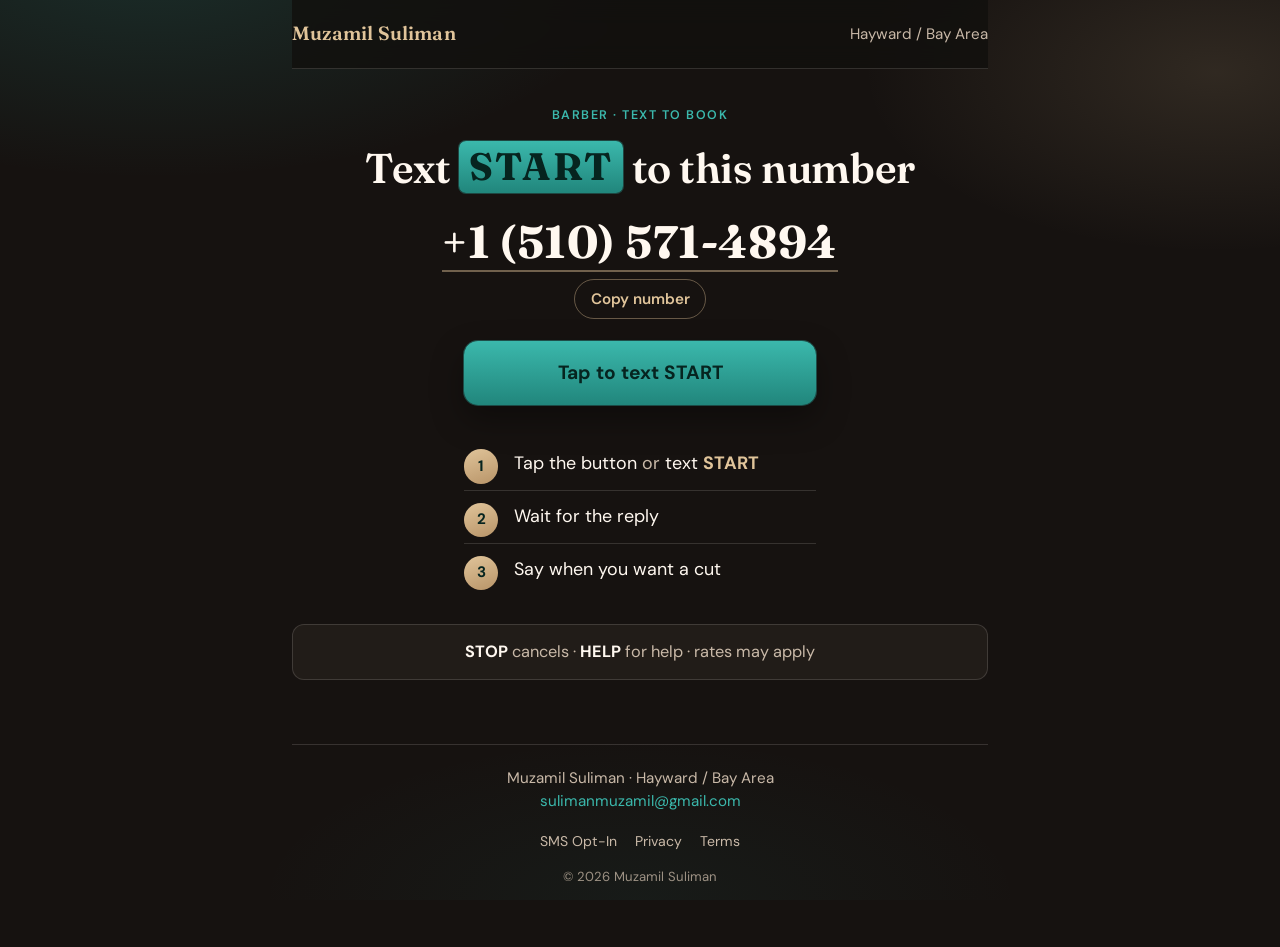
<file: index.html>
<!DOCTYPE html>
<html lang="en">
<head>
  <meta charset="utf-8" />
  <meta name="viewport" content="width=device-width, initial-scale=1" />
  <title>Muzamil Suliman — Book by Text</title>
  <meta name="description" content="Book a haircut by text with Muzamil Suliman in Hayward / Bay Area. Text START to +1 (510) 571-4894." />
  <link rel="preconnect" href="https://fonts.googleapis.com" />
  <link rel="preconnect" href="https://fonts.gstatic.com" crossorigin />
  <link href="https://fonts.googleapis.com/css2?family=DM+Sans:wght@400;500;600;700&family=Fraunces:opsz,wght@9..144,500;9..144,600;9..144,700&display=swap" rel="stylesheet" />
  <link rel="stylesheet" href="./site.css" />
</head>
<body>
  <div class="wrap simple">
    <header class="topnav topnav-simple">
      <a class="brand-mark" href="./index.html">Muzamil Suliman</a>
      <p class="topnav-place">Hayward / Bay Area</p>
    </header>

    <main>
      <section class="book-hero" id="book" aria-labelledby="book-title">
        <p class="eyebrow">Barber · Text to book</p>
        <h1 id="book-title">Text <span class="pill">START</span> to this number</h1>

        <p class="phone-huge">
          <a href="sms:+15105714894?body=START" id="phone-link">+1 (510) 571-4894</a>
        </p>
        <button type="button" class="copy-btn" id="copy-phone" data-number="+15105714894">
          Copy number
        </button>

        <a class="sms-btn" href="sms:+15105714894?body=START">Tap to text START</a>

        <ol class="simple-steps">
          <li>Tap the button <em>or</em> text <strong>START</strong></li>
          <li>Wait for the reply</li>
          <li>Say when you want a cut</li>
        </ol>

        <p class="faq-line">
          <strong>STOP</strong> cancels · <strong>HELP</strong> for help · rates may apply
        </p>
      </section>
    </main>

    <footer class="footer footer-simple">
      <p class="footer-biz">
        Muzamil Suliman · Hayward / Bay Area<br />
        <a href="mailto:sulimanmuzamil@gmail.com">sulimanmuzamil@gmail.com</a>
      </p>
      <nav aria-label="Legal">
        <a href="./opt-in.html">SMS Opt-In</a>
        <a href="./privacy.html">Privacy</a>
        <a href="./terms.html">Terms</a>
      </nav>
      <p class="footer-copy">© 2026 Muzamil Suliman</p>
    </footer>
  </div>

  <script>
    (function () {
      var btn = document.getElementById("copy-phone");
      if (!btn) return;
      var number = btn.getAttribute("data-number") || "+15105714894";
      var idle = "Copy number";
      btn.addEventListener("click", function () {
        function done(ok) {
          btn.textContent = ok ? "Copied" : "Copy failed";
          setTimeout(function () { btn.textContent = idle; }, 1600);
        }
        if (navigator.clipboard && navigator.clipboard.writeText) {
          navigator.clipboard.writeText(number).then(function () { done(true); }).catch(function () { done(false); });
        } else {
          done(false);
        }
      });
    })();
  </script>
</body>
</html>
</file>
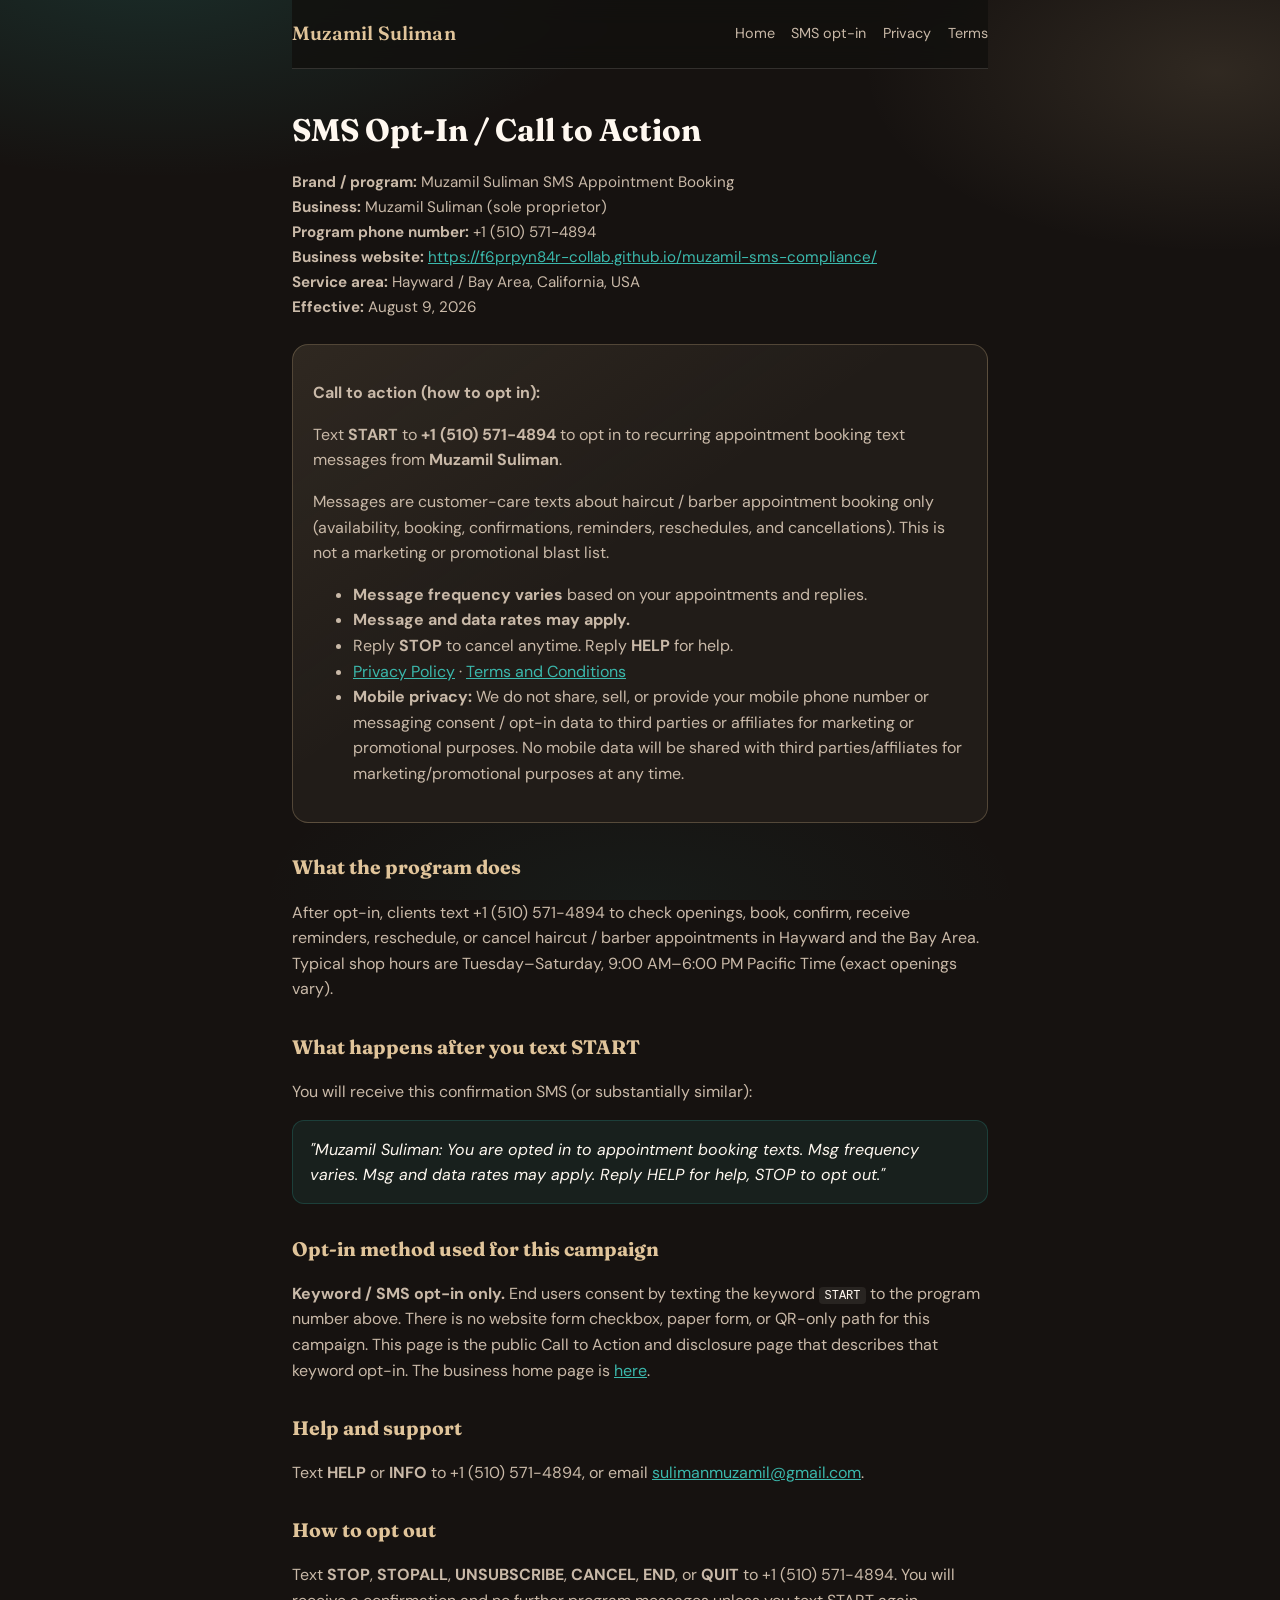
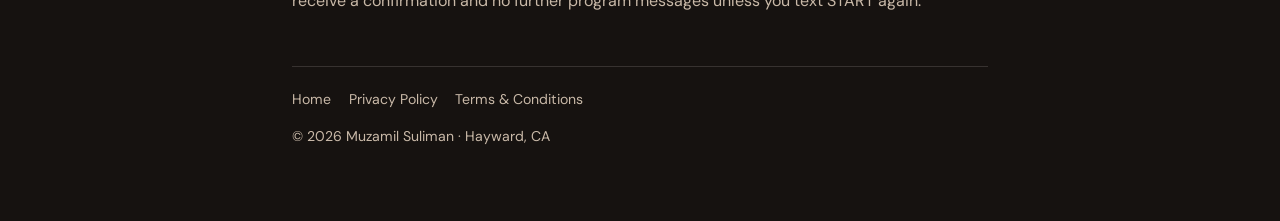
<file: opt-in.html>
<!DOCTYPE html>
<html lang="en">
<head>
  <meta charset="utf-8" />
  <meta name="viewport" content="width=device-width, initial-scale=1" />
  <title>SMS Opt-In — Muzamil Suliman Appointment Booking</title>
  <meta name="description" content="Public call-to-action and disclosures for Muzamil Suliman SMS appointment booking. Text START to +1 (510) 571-4894." />
  <link rel="preconnect" href="https://fonts.googleapis.com" />
  <link rel="preconnect" href="https://fonts.gstatic.com" crossorigin />
  <link href="https://fonts.googleapis.com/css2?family=DM+Sans:wght@400;500;600;700&family=Fraunces:opsz,wght@9..144,500;9..144,600&display=swap" rel="stylesheet" />
  <link rel="stylesheet" href="./site.css" />
</head>
<body>
  <div class="wrap legal">
    <header class="topnav">
      <a class="brand-mark" href="./index.html">Muzamil Suliman</a>
      <nav class="nav-links" aria-label="Primary">
        <a href="./index.html">Home</a>
        <a href="./opt-in.html">SMS opt-in</a>
        <a href="./privacy.html">Privacy</a>
        <a href="./terms.html">Terms</a>
      </nav>
    </header>

    <h1>SMS Opt-In / Call to Action</h1>
    <p class="meta">
      <strong>Brand / program:</strong> Muzamil Suliman SMS Appointment Booking<br />
      <strong>Business:</strong> Muzamil Suliman (sole proprietor)<br />
      <strong>Program phone number:</strong> +1 (510) 571-4894<br />
      <strong>Business website:</strong>
      <a href="https://f6prpyn84r-collab.github.io/muzamil-sms-compliance/">https://f6prpyn84r-collab.github.io/muzamil-sms-compliance/</a><br />
      <strong>Service area:</strong> Hayward / Bay Area, California, USA<br />
      <strong>Effective:</strong> August 9, 2026
    </p>

    <div class="cta" id="call-to-action">
      <p><strong>Call to action (how to opt in):</strong></p>
      <p>
        Text <strong>START</strong> to <strong>+1 (510) 571-4894</strong> to opt in to recurring
        appointment booking text messages from <strong>Muzamil Suliman</strong>.
      </p>
      <p>
        Messages are customer-care texts about haircut / barber appointment booking only
        (availability, booking, confirmations, reminders, reschedules, and cancellations).
        This is not a marketing or promotional blast list.
      </p>
      <ul>
        <li><strong>Message frequency varies</strong> based on your appointments and replies.</li>
        <li><strong>Message and data rates may apply.</strong></li>
        <li>Reply <strong>STOP</strong> to cancel anytime. Reply <strong>HELP</strong> for help.</li>
        <li>
          <a href="https://f6prpyn84r-collab.github.io/muzamil-sms-compliance/privacy.html">Privacy Policy</a> ·
          <a href="https://f6prpyn84r-collab.github.io/muzamil-sms-compliance/terms.html">Terms and Conditions</a>
        </li>
        <li>
          <strong>Mobile privacy:</strong> We do not share, sell, or provide your mobile phone number
          or messaging consent / opt-in data to third parties or affiliates for marketing or
          promotional purposes. No mobile data will be shared with third parties/affiliates for
          marketing/promotional purposes at any time.
        </li>
      </ul>
    </div>

    <h2>What the program does</h2>
    <p>
      After opt-in, clients text +1 (510) 571-4894 to check openings, book, confirm, receive
      reminders, reschedule, or cancel haircut / barber appointments in Hayward and the Bay Area.
      Typical shop hours are Tuesday–Saturday, 9:00 AM–6:00 PM Pacific Time (exact openings vary).
    </p>

    <h2>What happens after you text START</h2>
    <p>You will receive this confirmation SMS (or substantially similar):</p>
    <div class="box">
      <em>
        "Muzamil Suliman: You are opted in to appointment booking texts. Msg frequency varies.
        Msg and data rates may apply. Reply HELP for help, STOP to opt out."
      </em>
    </div>

    <h2>Opt-in method used for this campaign</h2>
    <p>
      <strong>Keyword / SMS opt-in only.</strong> End users consent by texting the keyword
      <code>START</code> to the program number above. There is no website form checkbox,
      paper form, or QR-only path for this campaign. This page is the public Call to Action
      and disclosure page that describes that keyword opt-in. The business home page is
      <a href="https://f6prpyn84r-collab.github.io/muzamil-sms-compliance/">here</a>.
    </p>

    <h2>Help and support</h2>
    <p>
      Text <strong>HELP</strong> or <strong>INFO</strong> to +1 (510) 571-4894, or email
      <a href="mailto:sulimanmuzamil@gmail.com">sulimanmuzamil@gmail.com</a>.
    </p>

    <h2>How to opt out</h2>
    <p>
      Text <strong>STOP</strong>, <strong>STOPALL</strong>, <strong>UNSUBSCRIBE</strong>,
      <strong>CANCEL</strong>, <strong>END</strong>, or <strong>QUIT</strong> to +1 (510) 571-4894.
      You will receive a confirmation and no further program messages unless you text START again.
    </p>

    <footer class="footer">
      <nav aria-label="Legal">
        <a href="./index.html">Home</a>
        <a href="./privacy.html">Privacy Policy</a>
        <a href="./terms.html">Terms &amp; Conditions</a>
      </nav>
      <p>© 2026 Muzamil Suliman · Hayward, CA</p>
    </footer>
  </div>
</body>
</html>
</file>
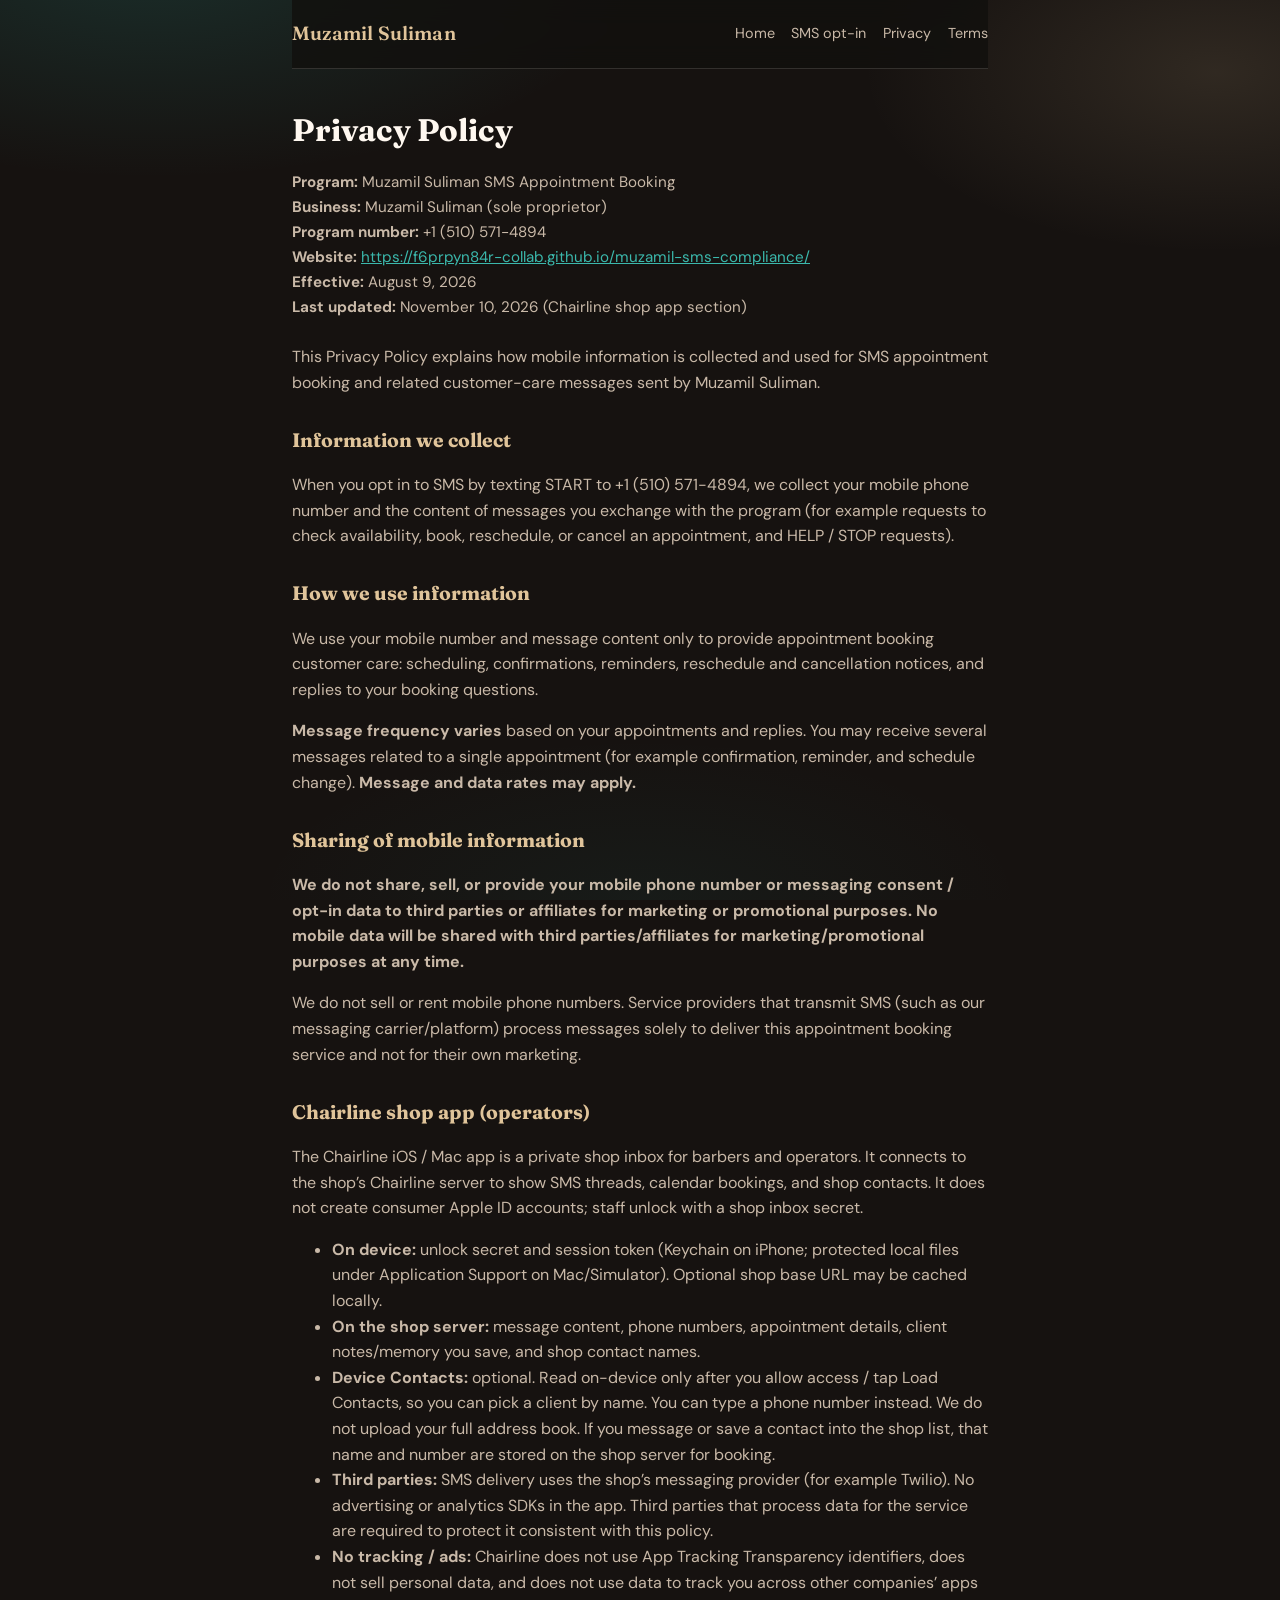
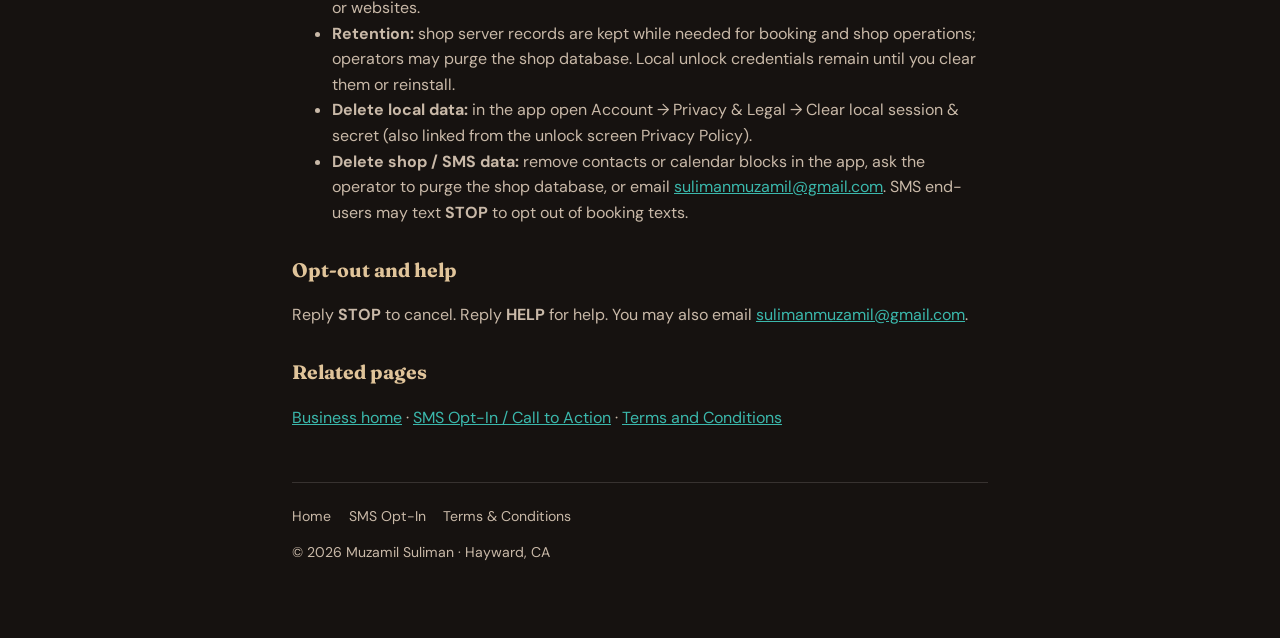
<file: privacy.html>
<!DOCTYPE html>
<html lang="en">
<head>
  <meta charset="utf-8" />
  <meta name="viewport" content="width=device-width, initial-scale=1" />
  <title>Privacy Policy — Muzamil Suliman SMS Appointment Booking</title>
  <link rel="preconnect" href="https://fonts.googleapis.com" />
  <link rel="preconnect" href="https://fonts.gstatic.com" crossorigin />
  <link href="https://fonts.googleapis.com/css2?family=DM+Sans:wght@400;500;600;700&family=Fraunces:opsz,wght@9..144,500;9..144,600&display=swap" rel="stylesheet" />
  <link rel="stylesheet" href="./site.css" />
</head>
<body>
  <div class="wrap legal">
    <header class="topnav">
      <a class="brand-mark" href="./index.html">Muzamil Suliman</a>
      <nav class="nav-links" aria-label="Primary">
        <a href="./index.html">Home</a>
        <a href="./opt-in.html">SMS opt-in</a>
        <a href="./privacy.html">Privacy</a>
        <a href="./terms.html">Terms</a>
      </nav>
    </header>

    <h1>Privacy Policy</h1>
    <p class="meta">
      <strong>Program:</strong> Muzamil Suliman SMS Appointment Booking<br />
      <strong>Business:</strong> Muzamil Suliman (sole proprietor)<br />
      <strong>Program number:</strong> +1 (510) 571-4894<br />
      <strong>Website:</strong>
      <a href="https://f6prpyn84r-collab.github.io/muzamil-sms-compliance/">https://f6prpyn84r-collab.github.io/muzamil-sms-compliance/</a><br />
      <strong>Effective:</strong> August 9, 2026<br />
      <strong>Last updated:</strong> November 10, 2026 (Chairline shop app section)
    </p>
    <p>
      This Privacy Policy explains how mobile information is collected and used for SMS appointment
      booking and related customer-care messages sent by Muzamil Suliman.
    </p>

    <h2>Information we collect</h2>
    <p>
      When you opt in to SMS by texting START to +1 (510) 571-4894, we collect your mobile phone
      number and the content of messages you exchange with the program (for example requests to
      check availability, book, reschedule, or cancel an appointment, and HELP / STOP requests).
    </p>

    <h2>How we use information</h2>
    <p>
      We use your mobile number and message content only to provide appointment booking customer care:
      scheduling, confirmations, reminders, reschedule and cancellation notices, and replies to your
      booking questions.
    </p>
    <p>
      <strong>Message frequency varies</strong> based on your appointments and replies. You may
      receive several messages related to a single appointment (for example confirmation, reminder,
      and schedule change). <strong>Message and data rates may apply.</strong>
    </p>

    <h2>Sharing of mobile information</h2>
    <p>
      <strong>
        We do not share, sell, or provide your mobile phone number or messaging consent / opt-in data
        to third parties or affiliates for marketing or promotional purposes. No mobile data will be
        shared with third parties/affiliates for marketing/promotional purposes at any time.
      </strong>
    </p>
    <p>
      We do not sell or rent mobile phone numbers. Service providers that transmit SMS (such as our
      messaging carrier/platform) process messages solely to deliver this appointment booking service
      and not for their own marketing.
    </p>

    <h2>Chairline shop app (operators)</h2>
    <p>
      The Chairline iOS / Mac app is a private shop inbox for barbers and operators. It connects to the
      shop’s Chairline server to show SMS threads, calendar bookings, and shop contacts.
      It does not create consumer Apple ID accounts; staff unlock with a shop inbox secret.
    </p>
    <ul>
      <li><strong>On device:</strong> unlock secret and session token (Keychain on iPhone; protected local files under Application Support on Mac/Simulator). Optional shop base URL may be cached locally.</li>
      <li><strong>On the shop server:</strong> message content, phone numbers, appointment details, client notes/memory you save, and shop contact names.</li>
      <li><strong>Device Contacts:</strong> optional. Read on-device only after you allow access / tap Load Contacts, so you can pick a client by name. You can type a phone number instead. We do not upload your full address book. If you message or save a contact into the shop list, that name and number are stored on the shop server for booking.</li>
      <li><strong>Third parties:</strong> SMS delivery uses the shop’s messaging provider (for example Twilio). No advertising or analytics SDKs in the app. Third parties that process data for the service are required to protect it consistent with this policy.</li>
      <li><strong>No tracking / ads:</strong> Chairline does not use App Tracking Transparency identifiers, does not sell personal data, and does not use data to track you across other companies’ apps or websites.</li>
      <li><strong>Retention:</strong> shop server records are kept while needed for booking and shop operations; operators may purge the shop database. Local unlock credentials remain until you clear them or reinstall.</li>
      <li><strong>Delete local data:</strong> in the app open Account → Privacy &amp; Legal → Clear local session &amp; secret (also linked from the unlock screen Privacy Policy).</li>
      <li><strong>Delete shop / SMS data:</strong> remove contacts or calendar blocks in the app, ask the operator to purge the shop database, or email <a href="mailto:sulimanmuzamil@gmail.com">sulimanmuzamil@gmail.com</a>. SMS end-users may text <strong>STOP</strong> to opt out of booking texts.</li>
    </ul>

    <h2>Opt-out and help</h2>
    <p>
      Reply <strong>STOP</strong> to cancel. Reply <strong>HELP</strong> for help.
      You may also email <a href="mailto:sulimanmuzamil@gmail.com">sulimanmuzamil@gmail.com</a>.
    </p>

    <h2>Related pages</h2>
    <p>
      <a href="https://f6prpyn84r-collab.github.io/muzamil-sms-compliance/">Business home</a> ·
      <a href="https://f6prpyn84r-collab.github.io/muzamil-sms-compliance/opt-in.html">SMS Opt-In / Call to Action</a> ·
      <a href="https://f6prpyn84r-collab.github.io/muzamil-sms-compliance/terms.html">Terms and Conditions</a>
    </p>

    <footer class="footer">
      <nav aria-label="Legal">
        <a href="./index.html">Home</a>
        <a href="./opt-in.html">SMS Opt-In</a>
        <a href="./terms.html">Terms &amp; Conditions</a>
      </nav>
      <p>© 2026 Muzamil Suliman · Hayward, CA</p>
    </footer>
  </div>
</body>
</html>
</file>
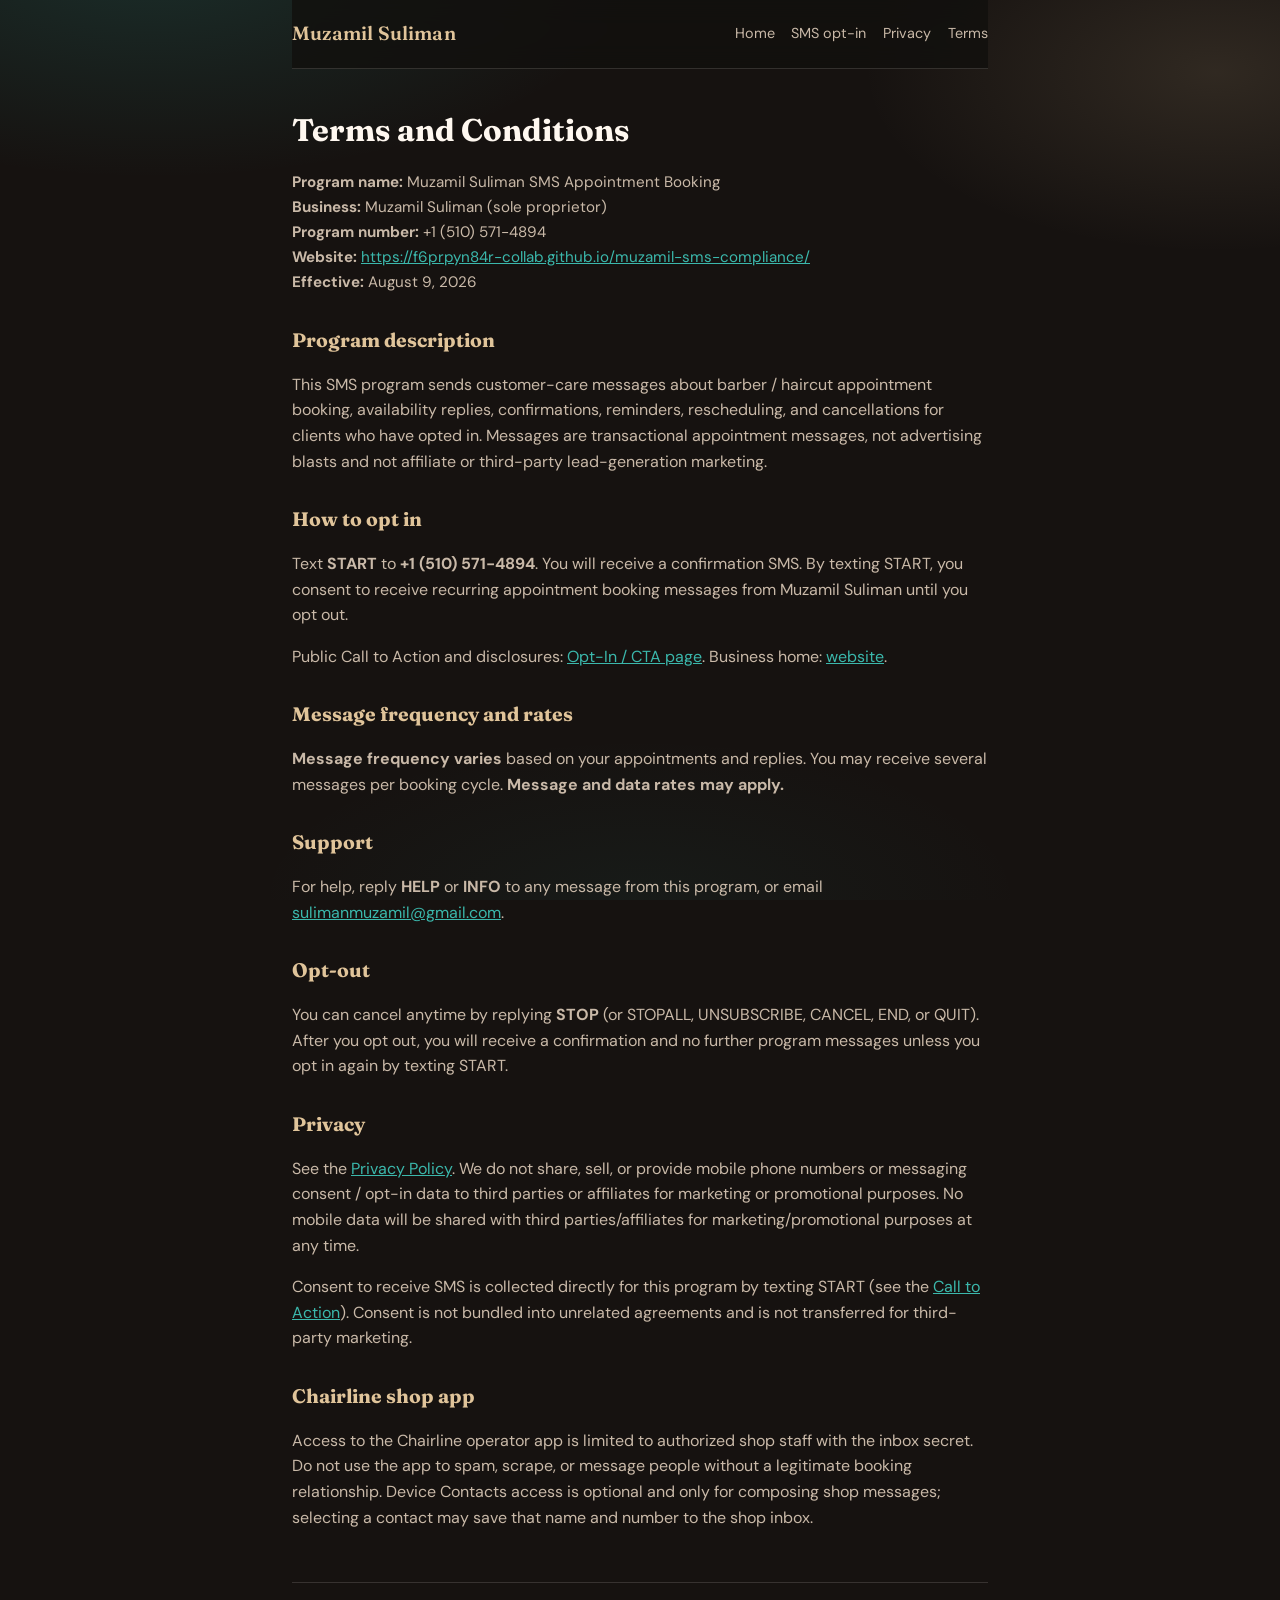
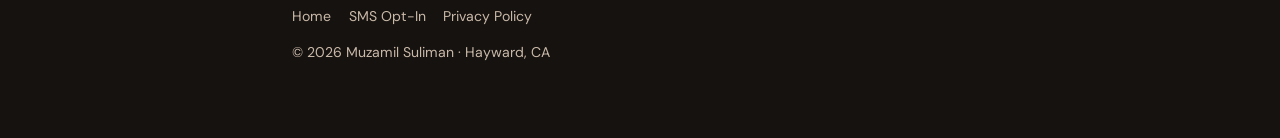
<file: terms.html>
<!DOCTYPE html>
<html lang="en">
<head>
  <meta charset="utf-8" />
  <meta name="viewport" content="width=device-width, initial-scale=1" />
  <title>Terms and Conditions — Muzamil Suliman SMS Appointment Booking</title>
  <link rel="preconnect" href="https://fonts.googleapis.com" />
  <link rel="preconnect" href="https://fonts.gstatic.com" crossorigin />
  <link href="https://fonts.googleapis.com/css2?family=DM+Sans:wght@400;500;600;700&family=Fraunces:opsz,wght@9..144,500;9..144,600&display=swap" rel="stylesheet" />
  <link rel="stylesheet" href="./site.css" />
</head>
<body>
  <div class="wrap legal">
    <header class="topnav">
      <a class="brand-mark" href="./index.html">Muzamil Suliman</a>
      <nav class="nav-links" aria-label="Primary">
        <a href="./index.html">Home</a>
        <a href="./opt-in.html">SMS opt-in</a>
        <a href="./privacy.html">Privacy</a>
        <a href="./terms.html">Terms</a>
      </nav>
    </header>

    <h1>Terms and Conditions</h1>
    <p class="meta">
      <strong>Program name:</strong> Muzamil Suliman SMS Appointment Booking<br />
      <strong>Business:</strong> Muzamil Suliman (sole proprietor)<br />
      <strong>Program number:</strong> +1 (510) 571-4894<br />
      <strong>Website:</strong>
      <a href="https://f6prpyn84r-collab.github.io/muzamil-sms-compliance/">https://f6prpyn84r-collab.github.io/muzamil-sms-compliance/</a><br />
      <strong>Effective:</strong> August 9, 2026
    </p>

    <h2>Program description</h2>
    <p>
      This SMS program sends customer-care messages about barber / haircut appointment booking,
      availability replies, confirmations, reminders, rescheduling, and cancellations for clients
      who have opted in. Messages are transactional appointment messages, not advertising blasts
      and not affiliate or third-party lead-generation marketing.
    </p>

    <h2>How to opt in</h2>
    <p>
      Text <strong>START</strong> to <strong>+1 (510) 571-4894</strong>. You will receive a
      confirmation SMS. By texting START, you consent to receive recurring appointment booking
      messages from Muzamil Suliman until you opt out.
    </p>
    <p>
      Public Call to Action and disclosures:
      <a href="https://f6prpyn84r-collab.github.io/muzamil-sms-compliance/opt-in.html">Opt-In / CTA page</a>.
      Business home:
      <a href="https://f6prpyn84r-collab.github.io/muzamil-sms-compliance/">website</a>.
    </p>

    <h2>Message frequency and rates</h2>
    <p>
      <strong>Message frequency varies</strong> based on your appointments and replies. You may
      receive several messages per booking cycle. <strong>Message and data rates may apply.</strong>
    </p>

    <h2>Support</h2>
    <p>
      For help, reply <strong>HELP</strong> or <strong>INFO</strong> to any message from this program,
      or email <a href="mailto:sulimanmuzamil@gmail.com">sulimanmuzamil@gmail.com</a>.
    </p>

    <h2>Opt-out</h2>
    <p>
      You can cancel anytime by replying <strong>STOP</strong> (or STOPALL, UNSUBSCRIBE, CANCEL, END,
      or QUIT). After you opt out, you will receive a confirmation and no further program messages
      unless you opt in again by texting START.
    </p>

    <h2>Privacy</h2>
    <p>
      See the
      <a href="https://f6prpyn84r-collab.github.io/muzamil-sms-compliance/privacy.html">Privacy Policy</a>.
      We do not share, sell, or provide mobile phone numbers or messaging consent / opt-in data to
      third parties or affiliates for marketing or promotional purposes. No mobile data will be shared
      with third parties/affiliates for marketing/promotional purposes at any time.
    </p>
    <p>
      Consent to receive SMS is collected directly for this program by texting START (see the
      <a href="https://f6prpyn84r-collab.github.io/muzamil-sms-compliance/opt-in.html">Call to Action</a>).
      Consent is not bundled into unrelated agreements and is not transferred for third-party marketing.
    </p>

    <h2>Chairline shop app</h2>
    <p>
      Access to the Chairline operator app is limited to authorized shop staff with the inbox secret.
      Do not use the app to spam, scrape, or message people without a legitimate booking relationship.
      Device Contacts access is optional and only for composing shop messages; selecting a contact may
      save that name and number to the shop inbox.
    </p>

    <footer class="footer">
      <nav aria-label="Legal">
        <a href="./index.html">Home</a>
        <a href="./opt-in.html">SMS Opt-In</a>
        <a href="./privacy.html">Privacy Policy</a>
      </nav>
      <p>© 2026 Muzamil Suliman · Hayward, CA</p>
    </footer>
  </div>
</body>
</html>
</file>
<file: site.css>
:root {
  --bg: #161210;
  --bg-elev: #211c18;
  --bg-soft: #2a231e;
  --ink: #fff8f0;
  --muted: #c9b9a8;
  --brass: #e0c49a;
  --brass-deep: #b89468;
  --teal: #3bb8ac;
  --teal-deep: #21867c;
  --line: rgba(255, 248, 240, 0.14);
  --glow-teal: rgba(47, 171, 160, 0.18);
  --glow-brass: rgba(208, 180, 138, 0.14);
  --radius: 16px;
  --font: "DM Sans", system-ui, sans-serif;
  --display: "Fraunces", Georgia, "Times New Roman", serif;
  --ease: 220ms ease;
}

* { box-sizing: border-box; }
html { scroll-behavior: smooth; }
html, body { margin: 0; padding: 0; }
body {
  font-family: var(--font);
  color: var(--ink);
  background:
    radial-gradient(ellipse 70% 45% at 12% -5%, var(--glow-teal), transparent 55%),
    radial-gradient(ellipse 55% 40% at 95% 8%, var(--glow-brass), transparent 50%),
    radial-gradient(ellipse 50% 30% at 50% 100%, rgba(47, 171, 160, 0.06), transparent 60%),
    var(--bg);
  background-attachment: fixed;
  line-height: 1.6;
  min-height: 100vh;
  -webkit-font-smoothing: antialiased;
}

a {
  color: var(--teal);
  transition: color var(--ease);
}
a:hover { color: #4bc4b8; }
a:focus-visible {
  outline: 2px solid var(--brass);
  outline-offset: 3px;
}

.wrap {
  max-width: 46rem;
  margin: 0 auto;
  padding: 0 1.25rem 3.75rem;
}

.topnav {
  display: flex;
  flex-wrap: wrap;
  gap: 0.85rem 1.25rem;
  align-items: center;
  justify-content: space-between;
  padding: 1.15rem 0;
  border-bottom: 1px solid var(--line);
  margin-bottom: 2.25rem;
  position: sticky;
  top: 0;
  z-index: 10;
  backdrop-filter: blur(12px);
  background: rgba(18, 16, 14, 0.82);
}
.brand-mark {
  font-family: var(--display);
  font-weight: 600;
  font-size: 1.2rem;
  color: var(--brass);
  text-decoration: none;
  letter-spacing: 0.01em;
  transition: color var(--ease), opacity var(--ease);
}
.brand-mark:hover { color: #e0c8a0; }
.nav-links {
  display: flex;
  flex-wrap: wrap;
  gap: 0.7rem 1.05rem;
  font-size: 0.9rem;
}
.nav-links a {
  color: var(--muted);
  text-decoration: none;
  transition: color var(--ease);
}
.nav-links a:hover { color: var(--ink); }

.eyebrow {
  display: inline-block;
  font-size: 0.78rem;
  font-weight: 600;
  letter-spacing: 0.12em;
  text-transform: uppercase;
  color: var(--teal);
  margin: 0 0 0.85rem;
}

.hero {
  padding: 0.25rem 0 0.5rem;
  animation: rise-in 480ms ease both;
}
.hero h1 {
  font-family: var(--display);
  font-weight: 600;
  font-size: clamp(2.05rem, 5.5vw, 2.95rem);
  line-height: 1.12;
  margin: 0 0 0.9rem;
  color: var(--ink);
  letter-spacing: -0.01em;
}
.hero .lede {
  font-size: 1.1rem;
  color: var(--muted);
  max-width: 38rem;
  margin: 0 0 1.35rem;
}
.hero-meta {
  display: flex;
  flex-wrap: wrap;
  gap: 0.55rem 0.75rem;
  margin: 0 0 0.25rem;
}
.chip {
  display: inline-flex;
  align-items: center;
  gap: 0.35rem;
  font-size: 0.86rem;
  color: var(--ink);
  background: var(--bg-elev);
  border: 1px solid var(--line);
  border-radius: 999px;
  padding: 0.35rem 0.8rem;
  transition: border-color var(--ease), background var(--ease);
}
.chip:hover {
  border-color: rgba(208, 180, 138, 0.35);
  background: var(--bg-soft);
}
.chip em {
  font-style: normal;
  color: var(--brass);
  font-weight: 600;
}

.cta-panel {
  border: 1px solid rgba(208, 180, 138, 0.28);
  background:
    linear-gradient(145deg, rgba(208, 180, 138, 0.08), transparent 45%),
    rgba(26, 22, 19, 0.95);
  border-radius: var(--radius);
  padding: 1.45rem 1.4rem 1.5rem;
  margin: 1.85rem 0 2.25rem;
  box-shadow: 0 18px 40px rgba(0, 0, 0, 0.28);
  animation: rise-in 560ms ease 60ms both;
  transition: border-color var(--ease), box-shadow var(--ease);
}
.cta-panel:hover {
  border-color: rgba(208, 180, 138, 0.42);
  box-shadow: 0 22px 48px rgba(0, 0, 0, 0.34);
}
.cta-panel h2 {
  margin: 0 0 0.65rem;
  font-family: var(--display);
  font-size: 1.2rem;
  color: var(--brass);
  font-weight: 600;
}
.cta-panel > p { margin: 0.4rem 0; color: var(--muted); }
.cta-panel .number {
  font-family: var(--display);
  font-size: clamp(1.45rem, 4vw, 1.85rem);
  font-weight: 600;
  letter-spacing: 0.02em;
  margin: 0.45rem 0 0.85rem;
  color: var(--ink);
}
.cta-panel .number a {
  color: inherit;
  text-decoration: none;
  border-bottom: 1px solid transparent;
  transition: border-color var(--ease), color var(--ease);
}
.cta-panel .number a:hover {
  color: var(--brass);
  border-bottom-color: rgba(208, 180, 138, 0.5);
}
.cta-fine {
  color: var(--muted);
  margin: 0;
  font-size: 0.95rem;
}
.cta-links {
  margin: 0.95rem 0 0;
  color: var(--muted);
  font-size: 0.92rem;
}

.pill {
  display: inline-block;
  background: linear-gradient(180deg, #3bb8ac, var(--teal-deep));
  color: #06241f;
  font-weight: 700;
  padding: 0.18rem 0.6rem;
  border-radius: 7px;
  letter-spacing: 0.05em;
  box-shadow: 0 0 0 1px rgba(47, 171, 160, 0.35);
}

.section {
  margin: 2.4rem 0;
  animation: rise-in 520ms ease both;
}
.section h2 {
  font-family: var(--display);
  font-size: 1.4rem;
  margin: 0 0 0.7rem;
  color: var(--brass);
}
.section > p,
.section li { color: var(--muted); }
.section ul { padding-left: 1.15rem; margin: 0.5rem 0 0; }
.section li { margin: 0.4rem 0; }

.feature-grid {
  display: grid;
  gap: 0.75rem;
  grid-template-columns: 1fr;
  margin-top: 1rem;
}
@media (min-width: 560px) {
  .feature-grid { grid-template-columns: 1fr 1fr; }
}
.feature {
  border: 1px solid var(--line);
  border-radius: 14px;
  padding: 1rem 1.05rem;
  background: var(--bg-elev);
  transition: transform var(--ease), border-color var(--ease), background var(--ease);
}
.feature:hover {
  transform: translateY(-2px);
  border-color: rgba(47, 171, 160, 0.35);
  background: var(--bg-soft);
}
.feature strong {
  display: block;
  color: var(--ink);
  margin-bottom: 0.2rem;
  font-size: 0.98rem;
}
.feature span {
  color: var(--muted);
  font-size: 0.9rem;
  line-height: 1.45;
}

.steps {
  list-style: none;
  padding: 0;
  margin: 1rem 0 0;
  counter-reset: step;
}
.steps li {
  position: relative;
  padding: 0.85rem 0 0.85rem 3rem;
  border-bottom: 1px solid var(--line);
  margin: 0;
  color: var(--muted);
  transition: background var(--ease);
}
.steps li:last-child { border-bottom: 0; }
.steps li::before {
  counter-increment: step;
  content: counter(step);
  position: absolute;
  left: 0;
  top: 0.85rem;
  width: 2rem;
  height: 2rem;
  border-radius: 50%;
  display: grid;
  place-items: center;
  font-size: 0.85rem;
  font-weight: 700;
  color: #06241f;
  background: linear-gradient(160deg, var(--brass), var(--brass-deep));
}
.steps strong {
  display: block;
  color: var(--ink);
  margin-bottom: 0.15rem;
}

.service-tags {
  display: flex;
  flex-wrap: wrap;
  gap: 0.5rem;
  margin: 1rem 0 0.35rem;
}
.tag {
  font-size: 0.88rem;
  color: var(--ink);
  background: rgba(47, 171, 160, 0.1);
  border: 1px solid rgba(47, 171, 160, 0.28);
  border-radius: 999px;
  padding: 0.4rem 0.85rem;
  transition: background var(--ease), border-color var(--ease), transform var(--ease);
}
.tag:hover {
  background: rgba(47, 171, 160, 0.18);
  border-color: rgba(47, 171, 160, 0.45);
  transform: translateY(-1px);
}

.hours-box {
  margin-top: 1rem;
  border: 1px solid var(--line);
  border-radius: 14px;
  padding: 1.05rem 1.15rem;
  background: var(--bg-elev);
}
.hours-box strong {
  display: block;
  color: var(--ink);
  margin-bottom: 0.35rem;
}
.hours-box p {
  margin: 0.25rem 0;
  color: var(--muted);
  font-size: 0.95rem;
}

.meta-grid {
  display: grid;
  gap: 0.85rem;
  grid-template-columns: 1fr;
  margin-top: 1rem;
}
@media (min-width: 560px) {
  .meta-grid { grid-template-columns: 1fr 1fr; }
}
.card {
  border: 1px solid var(--line);
  border-radius: 14px;
  padding: 1.05rem 1.15rem;
  background: var(--bg-elev);
  transition: border-color var(--ease), transform var(--ease);
}
.card:hover {
  border-color: rgba(208, 180, 138, 0.32);
  transform: translateY(-1px);
}
.card strong {
  display: block;
  color: var(--brass);
  font-size: 0.8rem;
  letter-spacing: 0.06em;
  text-transform: uppercase;
  margin-bottom: 0.35rem;
  font-weight: 600;
}
.card span { color: var(--ink); font-size: 0.98rem; }
.card a { color: var(--teal); text-decoration: none; }
.card a:hover { text-decoration: underline; }

.contact-panel {
  border: 1px solid rgba(47, 171, 160, 0.28);
  background:
    linear-gradient(160deg, rgba(47, 171, 160, 0.1), transparent 50%),
    var(--bg-elev);
  border-radius: var(--radius);
  padding: 1.35rem 1.3rem;
  margin-top: 0.75rem;
}
.contact-panel .meta-grid { margin-top: 0.85rem; }

.note {
  font-size: 0.92rem;
  color: var(--muted);
  margin: 0.85rem 0 0;
}

.footer {
  margin-top: 3.25rem;
  padding-top: 1.35rem;
  border-top: 1px solid var(--line);
  color: var(--muted);
  font-size: 0.88rem;
}
.footer a {
  color: var(--muted);
  text-decoration: none;
  transition: color var(--ease);
}
.footer a:hover { color: var(--brass); }
.footer nav {
  display: flex;
  flex-wrap: wrap;
  gap: 0.75rem 1.1rem;
  margin-bottom: 0.75rem;
}

@keyframes rise-in {
  from {
    opacity: 0;
    transform: translateY(10px);
  }
  to {
    opacity: 1;
    transform: translateY(0);
  }
}

/* —— Dummy-proof homepage —— */
.topnav-simple {
  justify-content: space-between;
  margin-bottom: 1.5rem;
}
.topnav-place {
  margin: 0;
  color: var(--muted);
  font-size: 0.95rem;
}

.book-hero {
  text-align: center;
  padding: 0.5rem 0 1.5rem;
  animation: rise-in 480ms ease both;
}
.book-hero .eyebrow { margin-bottom: 1rem; }
.book-hero h1 {
  font-family: var(--display);
  font-weight: 600;
  font-size: clamp(1.85rem, 6.5vw, 2.6rem);
  line-height: 1.2;
  margin: 0 0 1.35rem;
  color: var(--ink);
  letter-spacing: -0.01em;
}
.book-hero .pill {
  font-size: 0.92em;
  vertical-align: 0.08em;
}

.phone-huge {
  margin: 0 0 0.65rem;
  font-family: var(--display);
  font-weight: 700;
  font-size: clamp(1.85rem, 8vw, 2.85rem);
  letter-spacing: 0.01em;
  line-height: 1.15;
  color: var(--ink);
}
.phone-huge a {
  color: inherit;
  text-decoration: none;
  border-bottom: 2px solid rgba(224, 196, 154, 0.45);
  transition: color var(--ease), border-color var(--ease);
}
.phone-huge a:hover {
  color: var(--brass);
  border-bottom-color: var(--brass);
}

.copy-btn {
  display: inline-block;
  margin: 0 0 1.35rem;
  padding: 0.45rem 0.95rem;
  font: inherit;
  font-size: 0.95rem;
  font-weight: 600;
  color: var(--brass);
  background: transparent;
  border: 1px solid rgba(224, 196, 154, 0.4);
  border-radius: 999px;
  cursor: pointer;
  transition: background var(--ease), border-color var(--ease), color var(--ease);
}
.copy-btn:hover {
  background: rgba(224, 196, 154, 0.1);
  border-color: var(--brass);
  color: var(--ink);
}
.copy-btn:focus-visible {
  outline: 2px solid var(--brass);
  outline-offset: 3px;
}

.sms-btn {
  display: block;
  width: 100%;
  max-width: 22rem;
  margin: 0 auto 2rem;
  padding: 1.05rem 1.25rem;
  font-family: var(--font);
  font-size: 1.2rem;
  font-weight: 700;
  text-align: center;
  text-decoration: none;
  color: #06241f;
  background: linear-gradient(180deg, #3bb8ac, var(--teal-deep));
  border-radius: 14px;
  box-shadow:
    0 0 0 1px rgba(47, 171, 160, 0.4),
    0 14px 32px rgba(0, 0, 0, 0.35);
  transition: transform var(--ease), filter var(--ease), box-shadow var(--ease);
}
.sms-btn:hover {
  color: #06241f;
  filter: brightness(1.06);
  transform: translateY(-1px);
  box-shadow:
    0 0 0 1px rgba(47, 171, 160, 0.5),
    0 18px 36px rgba(0, 0, 0, 0.4);
}
.sms-btn:focus-visible {
  outline: 2px solid var(--brass);
  outline-offset: 4px;
}

.simple-steps {
  list-style: none;
  padding: 0;
  margin: 0 auto 1.75rem;
  max-width: 22rem;
  text-align: left;
  counter-reset: simple;
}
.simple-steps li {
  position: relative;
  padding: 0.85rem 0 0.85rem 3.1rem;
  border-bottom: 1px solid var(--line);
  color: var(--ink);
  font-size: 1.12rem;
  line-height: 1.4;
  margin: 0;
}
.simple-steps li:last-child { border-bottom: 0; }
.simple-steps li::before {
  counter-increment: simple;
  content: counter(simple);
  position: absolute;
  left: 0;
  top: 0.75rem;
  width: 2.15rem;
  height: 2.15rem;
  border-radius: 50%;
  display: grid;
  place-items: center;
  font-size: 0.95rem;
  font-weight: 700;
  color: #06241f;
  background: linear-gradient(160deg, var(--brass), var(--brass-deep));
}
.simple-steps em { font-style: normal; color: var(--muted); }
.simple-steps strong { color: var(--brass); }

.faq-line {
  margin: 0;
  padding: 0.95rem 1rem;
  font-size: 1.02rem;
  line-height: 1.45;
  color: var(--muted);
  background: var(--bg-elev);
  border: 1px solid var(--line);
  border-radius: 12px;
}
.faq-line strong { color: var(--ink); }

.footer-simple {
  margin-top: 2.5rem;
  text-align: center;
}
.footer-biz {
  margin: 0 0 1rem;
  font-size: 0.95rem;
  line-height: 1.55;
  color: var(--muted);
}
.footer-biz a { color: var(--teal); }
.footer-simple nav {
  justify-content: center;
  margin-bottom: 0.85rem;
}
.footer-copy {
  margin: 0;
  font-size: 0.82rem;
  color: rgba(201, 185, 168, 0.75);
}

@media (prefers-reduced-motion: reduce) {
  html { scroll-behavior: auto; }
  .hero,
  .cta-panel,
  .section,
  .book-hero { animation: none; }
  .feature:hover,
  .card:hover,
  .tag:hover,
  .sms-btn:hover { transform: none; }
}

/* Legal / long-form pages */
.legal h1 {
  font-family: var(--display);
  font-size: clamp(1.7rem, 4vw, 1.95rem);
  margin: 0 0 0.5rem;
}
.legal .meta {
  color: var(--muted);
  font-size: 0.95rem;
  margin-bottom: 1.5rem;
  line-height: 1.65;
}
.legal h2 {
  font-family: var(--display);
  font-size: 1.22rem;
  color: var(--brass);
  margin: 1.85rem 0 0.55rem;
}
.legal p, .legal li { color: var(--muted); }
.legal .cta {
  border: 1px solid rgba(208, 180, 138, 0.28);
  background:
    linear-gradient(145deg, rgba(208, 180, 138, 0.08), transparent 45%),
    var(--bg-elev);
  border-radius: var(--radius);
  padding: 1.2rem 1.25rem;
  margin: 1.25rem 0;
}
.legal .box {
  background: rgba(47, 171, 160, 0.09);
  border: 1px solid rgba(47, 171, 160, 0.22);
  border-radius: 12px;
  padding: 0.95rem 1.05rem;
  color: var(--ink);
}
.legal code {
  background: rgba(245, 238, 230, 0.08);
  padding: 0.1rem 0.35rem;
  border-radius: 4px;
  color: var(--ink);
  font-size: 0.92em;
}
</file>
